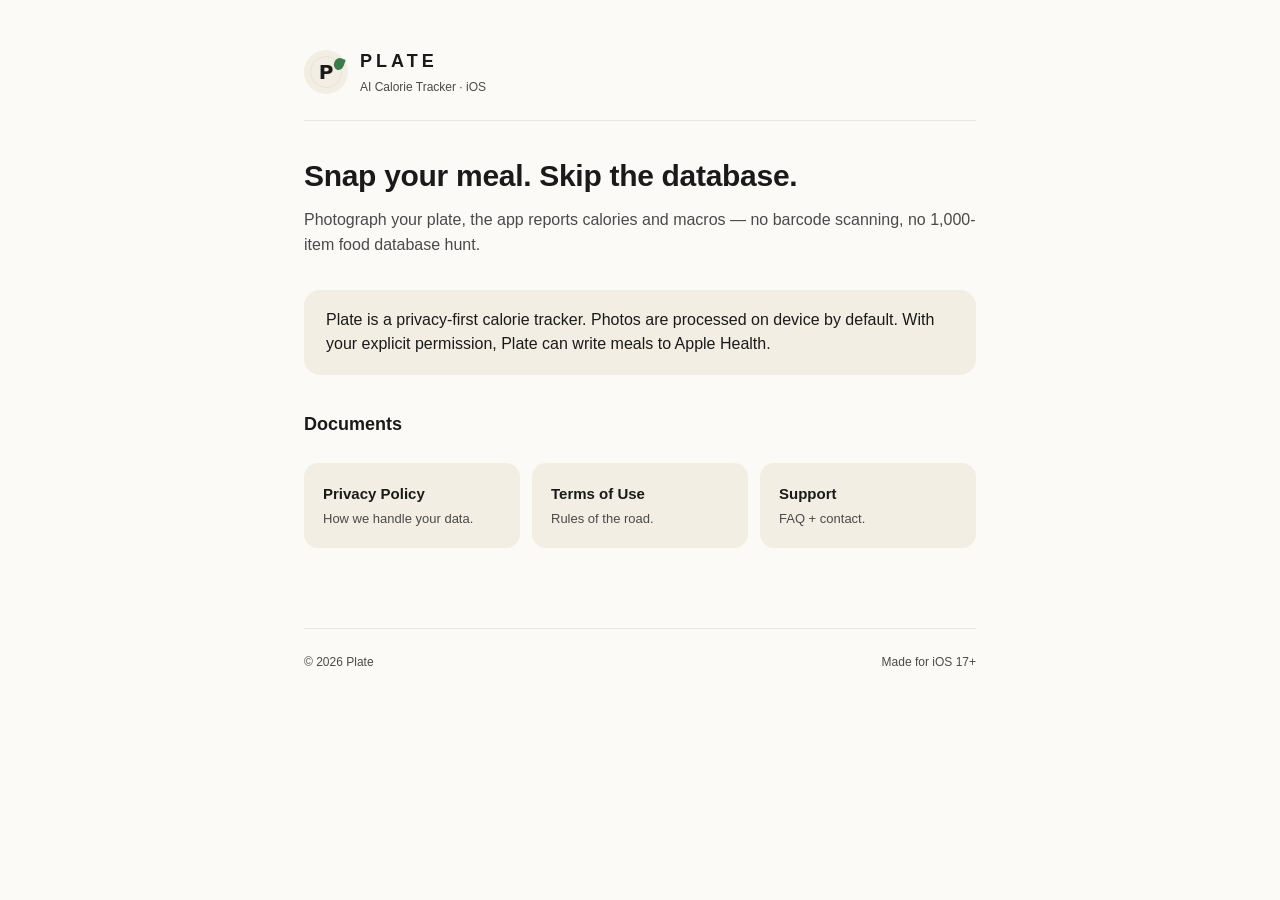
<file: index.html>
<!doctype html>
<html lang="en">
<head>
  <meta charset="utf-8" />
  <meta name="viewport" content="width=device-width, initial-scale=1" />
  <title>Plate · AI Calorie Tracker</title>
  <meta name="description" content="Plate — snap your meal, skip the database. AI macro tracking on iOS." />
  <link rel="stylesheet" href="style.css" />
  <link rel="canonical" href="https://leexuanxuan95-dev.github.io/plate/" />
  <link rel="icon" type="image/png" href="og.png" />

  <!-- Open Graph -->
  <meta property="og:type"        content="website" />
  <meta property="og:title"       content="Plate · AI Calorie Tracker" />
  <meta property="og:description" content="Snap your meal. Skip the database. AI macro tracking on iOS." />
  <meta property="og:url"         content="https://leexuanxuan95-dev.github.io/plate/" />
  <meta property="og:image"       content="https://leexuanxuan95-dev.github.io/plate/og.png" />
  <meta property="og:image:width"  content="1200" />
  <meta property="og:image:height" content="630" />

  <!-- Twitter Card -->
  <meta name="twitter:card"        content="summary_large_image" />
  <meta name="twitter:title"       content="Plate · AI Calorie Tracker" />
  <meta name="twitter:description" content="Snap your meal. Skip the database. AI macro tracking on iOS." />
  <meta name="twitter:image"       content="https://leexuanxuan95-dev.github.io/plate/og.png" />
</head>
<body>
  <main>
    <header class="brand">
      <div class="logo" aria-hidden="true">
        <span class="glyph">P</span>
        <span class="sprig"></span>
      </div>
      <div>
        <div class="brand-name">PLATE</div>
        <div class="brand-meta">AI Calorie Tracker · iOS</div>
      </div>
    </header>

    <h1>Snap your meal. Skip the database.</h1>
    <p class="subtitle">Photograph your plate, the app reports calories and macros — no barcode scanning, no 1,000-item food database hunt.</p>

    <div class="card">
      <p style="margin:0">Plate is a privacy-first calorie tracker. Photos are processed on device by default. With your explicit permission, Plate can write meals to Apple Health.</p>
    </div>

    <h2>Documents</h2>
    <div class="tile-row">
      <a class="tile" href="privacy.html">
        <h3>Privacy Policy</h3>
        <p>How we handle your data.</p>
      </a>
      <a class="tile" href="terms.html">
        <h3>Terms of Use</h3>
        <p>Rules of the road.</p>
      </a>
      <a class="tile" href="support.html">
        <h3>Support</h3>
        <p>FAQ + contact.</p>
      </a>
    </div>

    <footer>
      <span>© 2026 Plate</span>
      <span>Made for iOS 17+</span>
    </footer>
  </main>
</body>
</html>
</file>
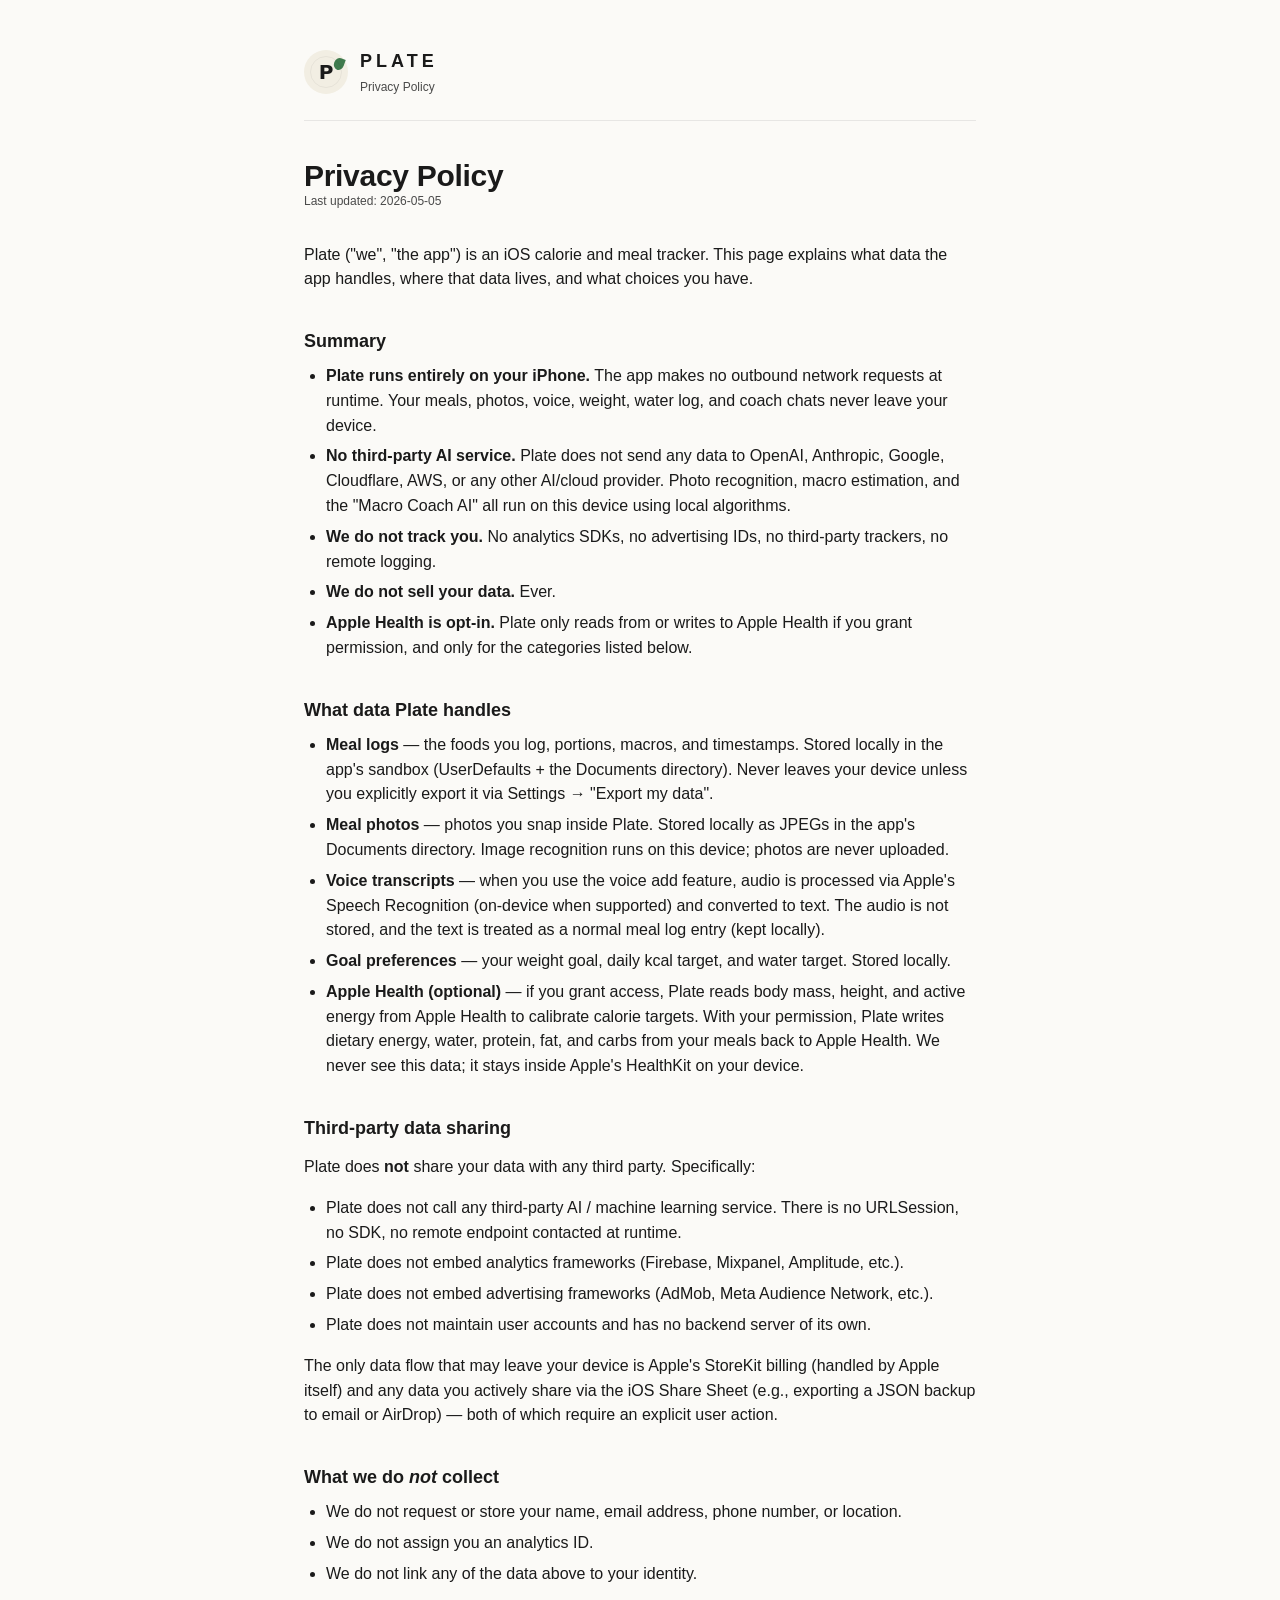
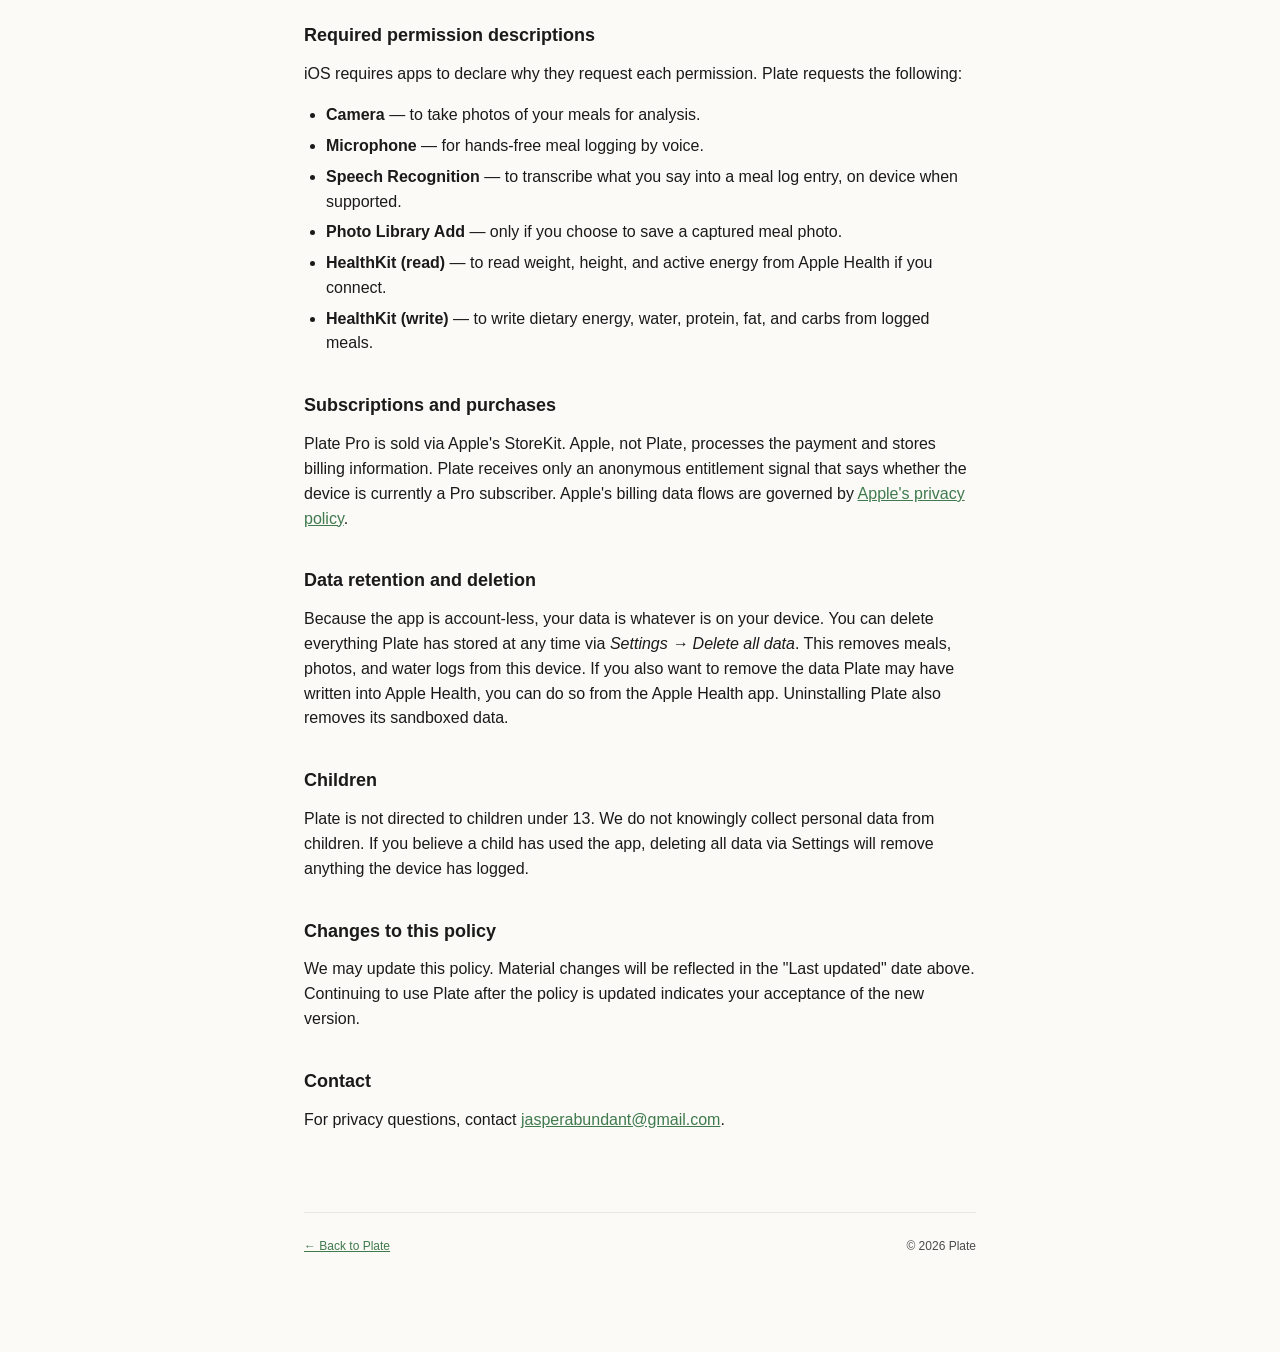
<file: privacy.html>
<!doctype html>
<html lang="en">
<head>
  <meta charset="utf-8" />
  <meta name="viewport" content="width=device-width, initial-scale=1" />
  <title>Privacy Policy · Plate</title>
  <meta name="description" content="Plate's privacy policy. Photos analyzed on device by default. No tracking. No selling data." />
  <link rel="stylesheet" href="style.css" />
</head>
<body>
  <main>
    <header class="brand">
      <a href="index.html" style="text-decoration:none;color:inherit;display:flex;align-items:center;gap:12px;">
        <div class="logo" aria-hidden="true">
          <span class="glyph">P</span>
          <span class="sprig"></span>
        </div>
        <div>
          <div class="brand-name">PLATE</div>
          <div class="brand-meta">Privacy Policy</div>
        </div>
      </a>
    </header>

    <h1>Privacy Policy</h1>
    <div class="updated">Last updated: 2026-05-05</div>

    <p>Plate ("we", "the app") is an iOS calorie and meal tracker. This page explains what data the app handles, where that data lives, and what choices you have.</p>

    <h2>Summary</h2>
    <ul>
      <li><strong>Plate runs entirely on your iPhone.</strong> The app makes no outbound network requests at runtime. Your meals, photos, voice, weight, water log, and coach chats never leave your device.</li>
      <li><strong>No third-party AI service.</strong> Plate does not send any data to OpenAI, Anthropic, Google, Cloudflare, AWS, or any other AI/cloud provider. Photo recognition, macro estimation, and the "Macro Coach AI" all run on this device using local algorithms.</li>
      <li><strong>We do not track you.</strong> No analytics SDKs, no advertising IDs, no third-party trackers, no remote logging.</li>
      <li><strong>We do not sell your data.</strong> Ever.</li>
      <li><strong>Apple Health is opt-in.</strong> Plate only reads from or writes to Apple Health if you grant permission, and only for the categories listed below.</li>
    </ul>

    <h2>What data Plate handles</h2>
    <ul>
      <li><strong>Meal logs</strong> — the foods you log, portions, macros, and timestamps. Stored locally in the app's sandbox (UserDefaults + the Documents directory). Never leaves your device unless you explicitly export it via Settings → "Export my data".</li>
      <li><strong>Meal photos</strong> — photos you snap inside Plate. Stored locally as JPEGs in the app's Documents directory. Image recognition runs on this device; photos are never uploaded.</li>
      <li><strong>Voice transcripts</strong> — when you use the voice add feature, audio is processed via Apple's Speech Recognition (on-device when supported) and converted to text. The audio is not stored, and the text is treated as a normal meal log entry (kept locally).</li>
      <li><strong>Goal preferences</strong> — your weight goal, daily kcal target, and water target. Stored locally.</li>
      <li><strong>Apple Health (optional)</strong> — if you grant access, Plate reads body mass, height, and active energy from Apple Health to calibrate calorie targets. With your permission, Plate writes dietary energy, water, protein, fat, and carbs from your meals back to Apple Health. We never see this data; it stays inside Apple's HealthKit on your device.</li>
    </ul>

    <h2>Third-party data sharing</h2>
    <p>Plate does <strong>not</strong> share your data with any third party. Specifically:</p>
    <ul>
      <li>Plate does not call any third-party AI / machine learning service. There is no URLSession, no SDK, no remote endpoint contacted at runtime.</li>
      <li>Plate does not embed analytics frameworks (Firebase, Mixpanel, Amplitude, etc.).</li>
      <li>Plate does not embed advertising frameworks (AdMob, Meta Audience Network, etc.).</li>
      <li>Plate does not maintain user accounts and has no backend server of its own.</li>
    </ul>
    <p>The only data flow that may leave your device is Apple's StoreKit billing (handled by Apple itself) and any data you actively share via the iOS Share Sheet (e.g., exporting a JSON backup to email or AirDrop) — both of which require an explicit user action.</p>

    <h2>What we do <em>not</em> collect</h2>
    <ul>
      <li>We do not request or store your name, email address, phone number, or location.</li>
      <li>We do not assign you an analytics ID.</li>
      <li>We do not link any of the data above to your identity.</li>
    </ul>

    <h2>Required permission descriptions</h2>
    <p>iOS requires apps to declare why they request each permission. Plate requests the following:</p>
    <ul>
      <li><strong>Camera</strong> — to take photos of your meals for analysis.</li>
      <li><strong>Microphone</strong> — for hands-free meal logging by voice.</li>
      <li><strong>Speech Recognition</strong> — to transcribe what you say into a meal log entry, on device when supported.</li>
      <li><strong>Photo Library Add</strong> — only if you choose to save a captured meal photo.</li>
      <li><strong>HealthKit (read)</strong> — to read weight, height, and active energy from Apple Health if you connect.</li>
      <li><strong>HealthKit (write)</strong> — to write dietary energy, water, protein, fat, and carbs from logged meals.</li>
    </ul>

    <h2>Subscriptions and purchases</h2>
    <p>Plate Pro is sold via Apple's StoreKit. Apple, not Plate, processes the payment and stores billing information. Plate receives only an anonymous entitlement signal that says whether the device is currently a Pro subscriber. Apple's billing data flows are governed by <a href="https://www.apple.com/legal/privacy/data/en/app-store/" target="_blank" rel="noopener">Apple's privacy policy</a>.</p>

    <h2>Data retention and deletion</h2>
    <p>Because the app is account-less, your data is whatever is on your device. You can delete everything Plate has stored at any time via <em>Settings → Delete all data</em>. This removes meals, photos, and water logs from this device. If you also want to remove the data Plate may have written into Apple Health, you can do so from the Apple Health app. Uninstalling Plate also removes its sandboxed data.</p>

    <h2>Children</h2>
    <p>Plate is not directed to children under 13. We do not knowingly collect personal data from children. If you believe a child has used the app, deleting all data via Settings will remove anything the device has logged.</p>

    <h2>Changes to this policy</h2>
    <p>We may update this policy. Material changes will be reflected in the "Last updated" date above. Continuing to use Plate after the policy is updated indicates your acceptance of the new version.</p>

    <h2>Contact</h2>
    <p>For privacy questions, contact <a href="mailto:jasperabundant@gmail.com">jasperabundant@gmail.com</a>.</p>

    <footer>
      <a href="index.html">← Back to Plate</a>
      <span>© 2026 Plate</span>
    </footer>
  </main>
</body>
</html>
</file>
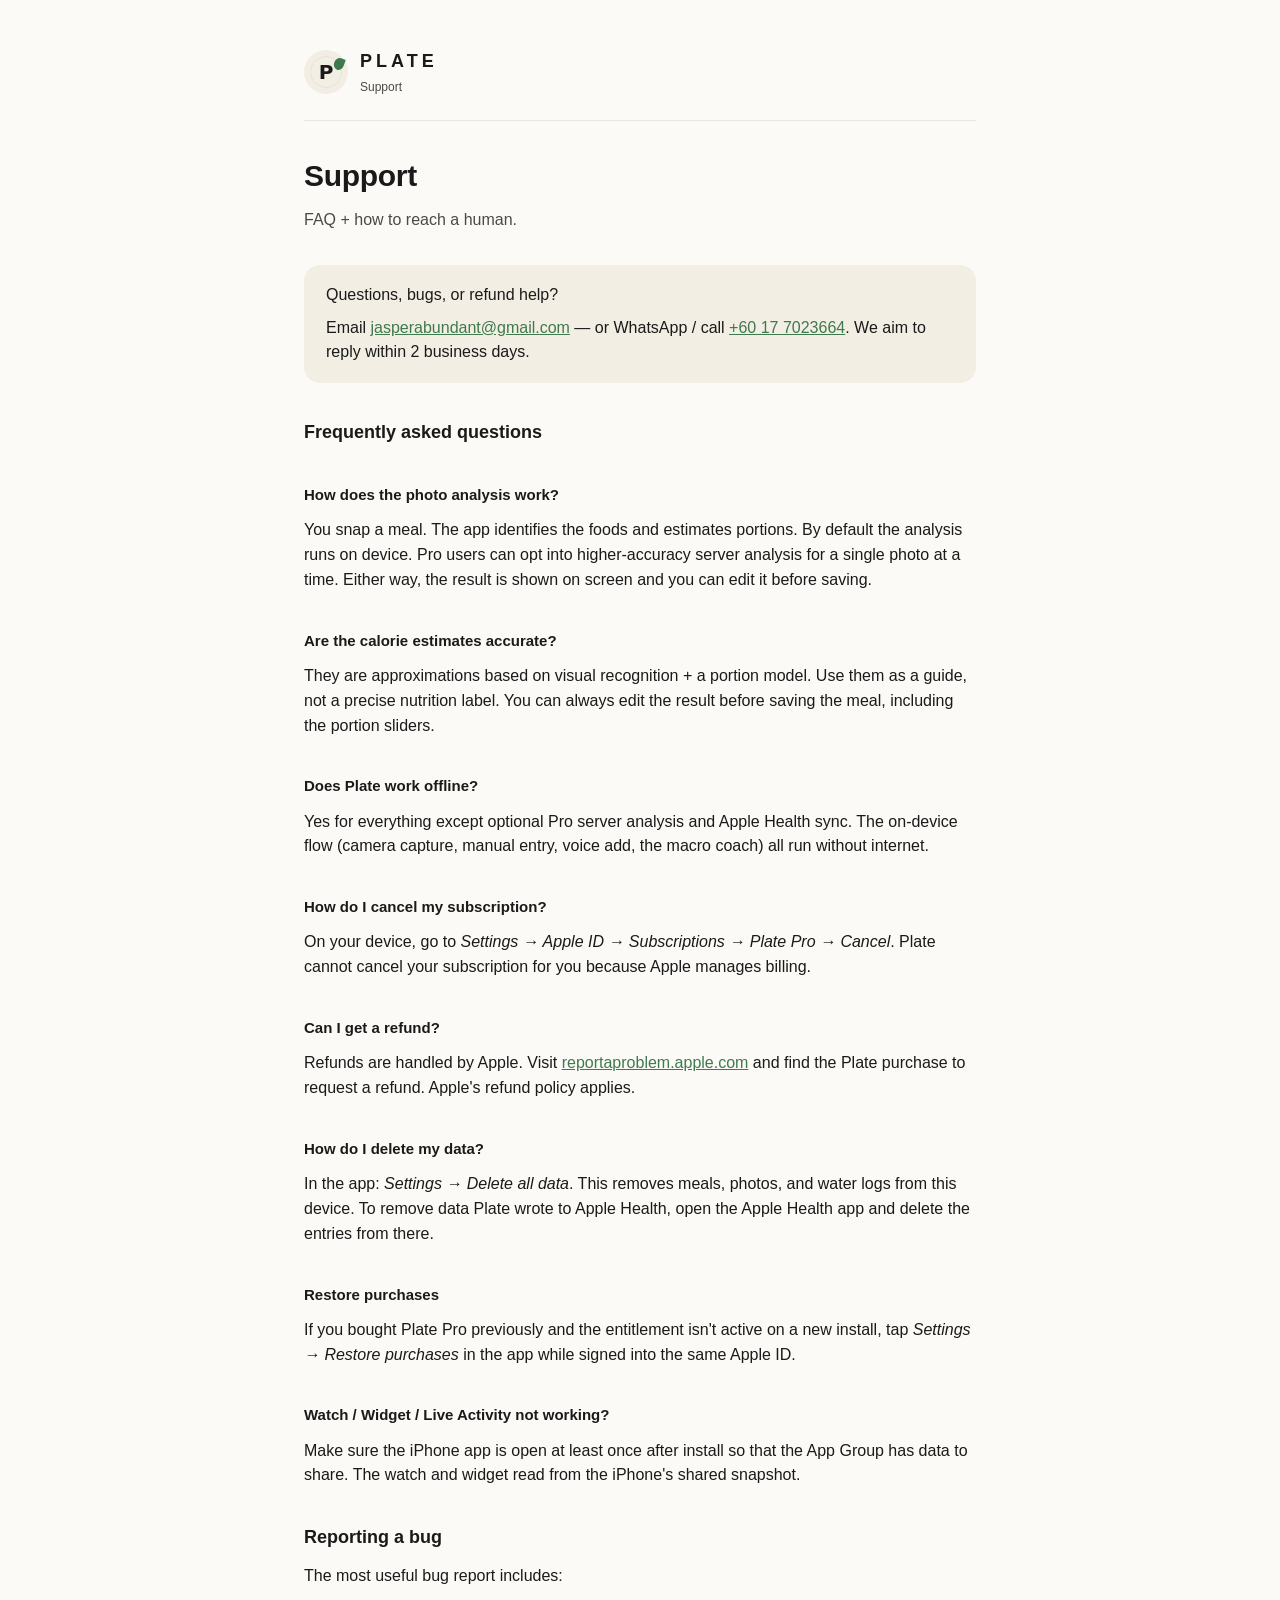
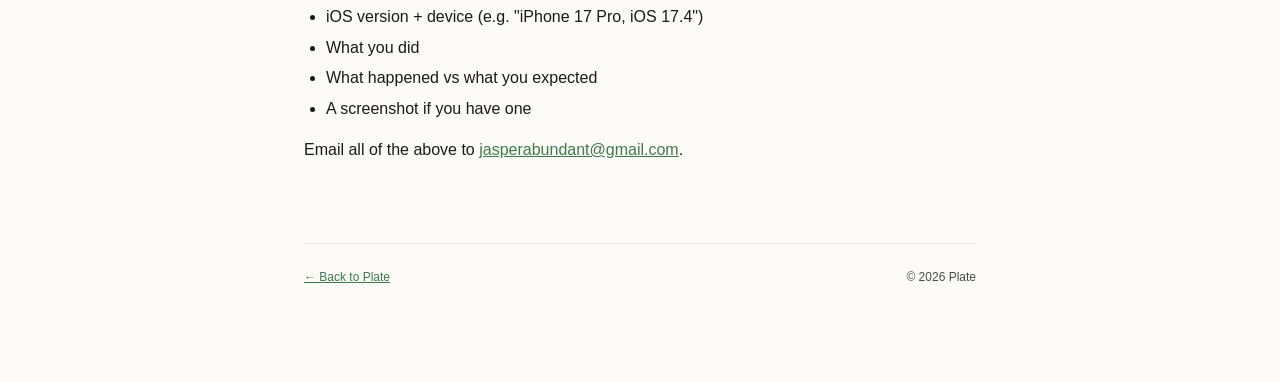
<file: support.html>
<!doctype html>
<html lang="en">
<head>
  <meta charset="utf-8" />
  <meta name="viewport" content="width=device-width, initial-scale=1" />
  <title>Support · Plate</title>
  <meta name="description" content="Plate support and FAQ." />
  <link rel="stylesheet" href="style.css" />
</head>
<body>
  <main>
    <header class="brand">
      <a href="index.html" style="text-decoration:none;color:inherit;display:flex;align-items:center;gap:12px;">
        <div class="logo" aria-hidden="true">
          <span class="glyph">P</span>
          <span class="sprig"></span>
        </div>
        <div>
          <div class="brand-name">PLATE</div>
          <div class="brand-meta">Support</div>
        </div>
      </a>
    </header>

    <h1>Support</h1>
    <p class="subtitle">FAQ + how to reach a human.</p>

    <div class="card">
      <p style="margin:0 0 8px 0">Questions, bugs, or refund help?</p>
      <p style="margin:0">Email
        <a href="mailto:jasperabundant@gmail.com">jasperabundant@gmail.com</a>
        — or WhatsApp / call
        <a href="tel:+60177023664">+60 17 7023664</a>.
        We aim to reply within 2 business days.</p>
    </div>

    <h2>Frequently asked questions</h2>

    <h2 style="font-size:15px;">How does the photo analysis work?</h2>
    <p>You snap a meal. The app identifies the foods and estimates portions. By default the analysis runs on device. Pro users can opt into higher-accuracy server analysis for a single photo at a time. Either way, the result is shown on screen and you can edit it before saving.</p>

    <h2 style="font-size:15px;">Are the calorie estimates accurate?</h2>
    <p>They are approximations based on visual recognition + a portion model. Use them as a guide, not a precise nutrition label. You can always edit the result before saving the meal, including the portion sliders.</p>

    <h2 style="font-size:15px;">Does Plate work offline?</h2>
    <p>Yes for everything except optional Pro server analysis and Apple Health sync. The on-device flow (camera capture, manual entry, voice add, the macro coach) all run without internet.</p>

    <h2 style="font-size:15px;">How do I cancel my subscription?</h2>
    <p>On your device, go to <em>Settings → Apple ID → Subscriptions → Plate Pro → Cancel</em>. Plate cannot cancel your subscription for you because Apple manages billing.</p>

    <h2 style="font-size:15px;">Can I get a refund?</h2>
    <p>Refunds are handled by Apple. Visit <a href="https://reportaproblem.apple.com" target="_blank" rel="noopener">reportaproblem.apple.com</a> and find the Plate purchase to request a refund. Apple's refund policy applies.</p>

    <h2 style="font-size:15px;">How do I delete my data?</h2>
    <p>In the app: <em>Settings → Delete all data</em>. This removes meals, photos, and water logs from this device. To remove data Plate wrote to Apple Health, open the Apple Health app and delete the entries from there.</p>

    <h2 style="font-size:15px;">Restore purchases</h2>
    <p>If you bought Plate Pro previously and the entitlement isn't active on a new install, tap <em>Settings → Restore purchases</em> in the app while signed into the same Apple ID.</p>

    <h2 style="font-size:15px;">Watch / Widget / Live Activity not working?</h2>
    <p>Make sure the iPhone app is open at least once after install so that the App Group has data to share. The watch and widget read from the iPhone's shared snapshot.</p>

    <h2>Reporting a bug</h2>
    <p>The most useful bug report includes:</p>
    <ul>
      <li>iOS version + device (e.g. "iPhone 17 Pro, iOS 17.4")</li>
      <li>What you did</li>
      <li>What happened vs what you expected</li>
      <li>A screenshot if you have one</li>
    </ul>

    <p>Email all of the above to <a href="mailto:jasperabundant@gmail.com">jasperabundant@gmail.com</a>.</p>

    <footer>
      <a href="index.html">← Back to Plate</a>
      <span>© 2026 Plate</span>
    </footer>
  </main>
</body>
</html>
</file>
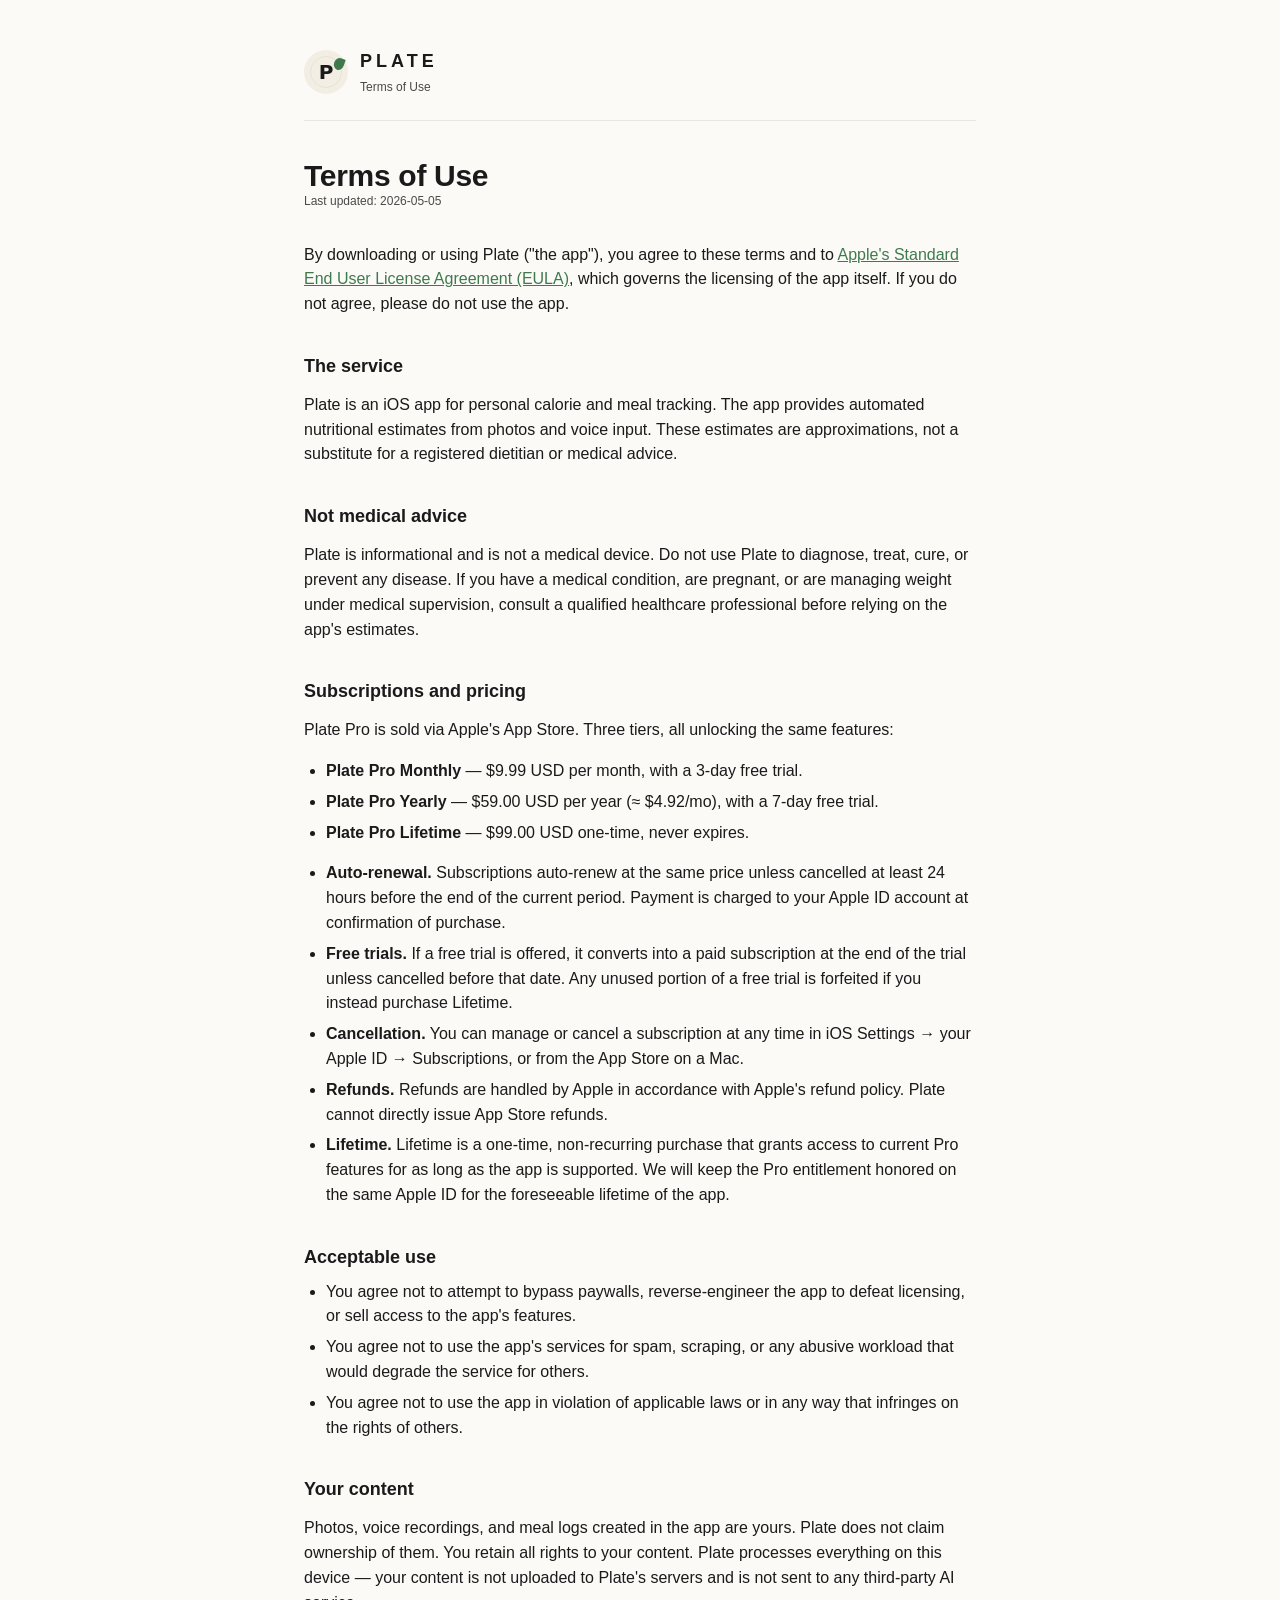
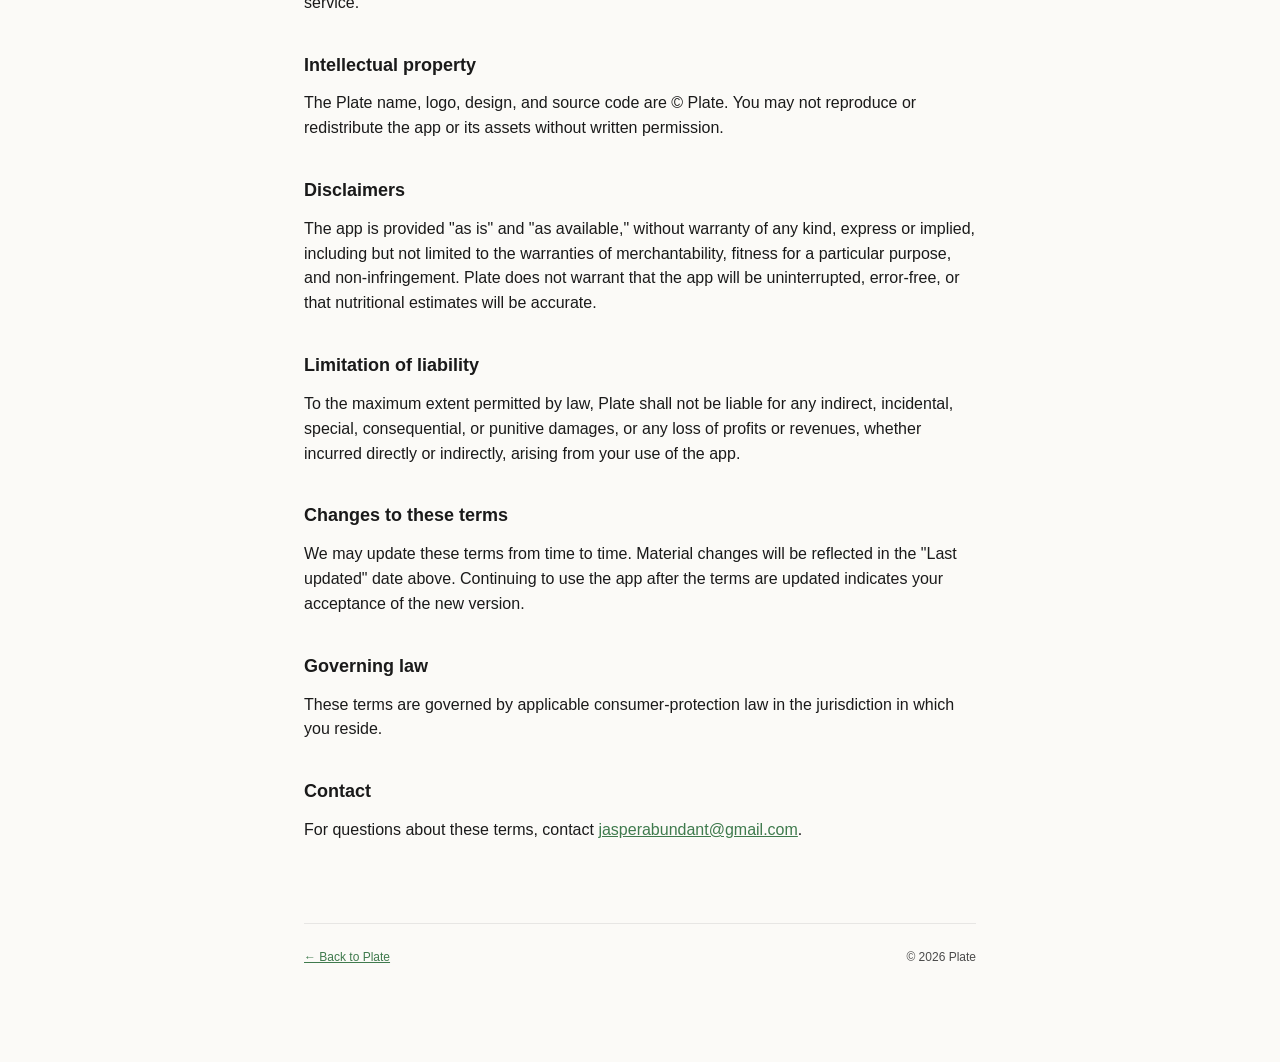
<file: terms.html>
<!doctype html>
<html lang="en">
<head>
  <meta charset="utf-8" />
  <meta name="viewport" content="width=device-width, initial-scale=1" />
  <title>Terms of Use · Plate</title>
  <meta name="description" content="Plate's Terms of Use." />
  <link rel="stylesheet" href="style.css" />
</head>
<body>
  <main>
    <header class="brand">
      <a href="index.html" style="text-decoration:none;color:inherit;display:flex;align-items:center;gap:12px;">
        <div class="logo" aria-hidden="true">
          <span class="glyph">P</span>
          <span class="sprig"></span>
        </div>
        <div>
          <div class="brand-name">PLATE</div>
          <div class="brand-meta">Terms of Use</div>
        </div>
      </a>
    </header>

    <h1>Terms of Use</h1>
    <div class="updated">Last updated: 2026-05-05</div>

    <p>By downloading or using Plate ("the app"), you agree to these terms and to <a href="https://www.apple.com/legal/internet-services/itunes/dev/stdeula/" target="_blank" rel="noopener">Apple's Standard End User License Agreement (EULA)</a>, which governs the licensing of the app itself. If you do not agree, please do not use the app.</p>

    <h2>The service</h2>
    <p>Plate is an iOS app for personal calorie and meal tracking. The app provides automated nutritional estimates from photos and voice input. These estimates are approximations, not a substitute for a registered dietitian or medical advice.</p>

    <h2>Not medical advice</h2>
    <p>Plate is informational and is not a medical device. Do not use Plate to diagnose, treat, cure, or prevent any disease. If you have a medical condition, are pregnant, or are managing weight under medical supervision, consult a qualified healthcare professional before relying on the app's estimates.</p>

    <h2>Subscriptions and pricing</h2>
    <p>Plate Pro is sold via Apple's App Store. Three tiers, all unlocking the same features:</p>
    <ul>
      <li><strong>Plate Pro Monthly</strong> — $9.99 USD per month, with a 3-day free trial.</li>
      <li><strong>Plate Pro Yearly</strong> — $59.00 USD per year (≈ $4.92/mo), with a 7-day free trial.</li>
      <li><strong>Plate Pro Lifetime</strong> — $99.00 USD one-time, never expires.</li>
    </ul>
    <ul>
      <li><strong>Auto-renewal.</strong> Subscriptions auto-renew at the same price unless cancelled at least 24 hours before the end of the current period. Payment is charged to your Apple ID account at confirmation of purchase.</li>
      <li><strong>Free trials.</strong> If a free trial is offered, it converts into a paid subscription at the end of the trial unless cancelled before that date. Any unused portion of a free trial is forfeited if you instead purchase Lifetime.</li>
      <li><strong>Cancellation.</strong> You can manage or cancel a subscription at any time in iOS Settings → your Apple ID → Subscriptions, or from the App Store on a Mac.</li>
      <li><strong>Refunds.</strong> Refunds are handled by Apple in accordance with Apple's refund policy. Plate cannot directly issue App Store refunds.</li>
      <li><strong>Lifetime.</strong> Lifetime is a one-time, non-recurring purchase that grants access to current Pro features for as long as the app is supported. We will keep the Pro entitlement honored on the same Apple ID for the foreseeable lifetime of the app.</li>
    </ul>

    <h2>Acceptable use</h2>
    <ul>
      <li>You agree not to attempt to bypass paywalls, reverse-engineer the app to defeat licensing, or sell access to the app's features.</li>
      <li>You agree not to use the app's services for spam, scraping, or any abusive workload that would degrade the service for others.</li>
      <li>You agree not to use the app in violation of applicable laws or in any way that infringes on the rights of others.</li>
    </ul>

    <h2>Your content</h2>
    <p>Photos, voice recordings, and meal logs created in the app are yours. Plate does not claim ownership of them. You retain all rights to your content. Plate processes everything on this device — your content is not uploaded to Plate's servers and is not sent to any third-party AI service.</p>

    <h2>Intellectual property</h2>
    <p>The Plate name, logo, design, and source code are © Plate. You may not reproduce or redistribute the app or its assets without written permission.</p>

    <h2>Disclaimers</h2>
    <p>The app is provided "as is" and "as available," without warranty of any kind, express or implied, including but not limited to the warranties of merchantability, fitness for a particular purpose, and non-infringement. Plate does not warrant that the app will be uninterrupted, error-free, or that nutritional estimates will be accurate.</p>

    <h2>Limitation of liability</h2>
    <p>To the maximum extent permitted by law, Plate shall not be liable for any indirect, incidental, special, consequential, or punitive damages, or any loss of profits or revenues, whether incurred directly or indirectly, arising from your use of the app.</p>

    <h2>Changes to these terms</h2>
    <p>We may update these terms from time to time. Material changes will be reflected in the "Last updated" date above. Continuing to use the app after the terms are updated indicates your acceptance of the new version.</p>

    <h2>Governing law</h2>
    <p>These terms are governed by applicable consumer-protection law in the jurisdiction in which you reside.</p>

    <h2>Contact</h2>
    <p>For questions about these terms, contact <a href="mailto:jasperabundant@gmail.com">jasperabundant@gmail.com</a>.</p>

    <footer>
      <a href="index.html">← Back to Plate</a>
      <span>© 2026 Plate</span>
    </footer>
  </main>
</body>
</html>
</file>
<file: style.css>
/* Plate · marketing/legal site stylesheet.
   Mirrors the in-app palette: off-white background, plate-ceramic accents,
   calorie-ink for body, protein-green for highlights. */

:root {
  --bg: #FBFAF7;
  --plate: #F2EEE3;
  --ink: #1A1A1A;
  --muted: #4A4A4A;
  --green: #3F7A4D;
  --hairline: rgba(0, 0, 0, 0.08);
}

* { box-sizing: border-box; }

html, body {
  margin: 0;
  padding: 0;
  background: var(--bg);
  color: var(--ink);
  font-family: -apple-system, BlinkMacSystemFont, "SF Pro Text", "Inter",
               "Helvetica Neue", Arial, sans-serif;
  font-size: 16px;
  line-height: 1.55;
  -webkit-font-smoothing: antialiased;
}

main {
  max-width: 720px;
  margin: 0 auto;
  padding: 48px 24px 96px;
}

header.brand {
  display: flex;
  align-items: center;
  gap: 12px;
  margin-bottom: 32px;
  padding-bottom: 24px;
  border-bottom: 1px solid var(--hairline);
}

.logo {
  width: 44px;
  height: 44px;
  border-radius: 50%;
  background: var(--plate);
  position: relative;
  flex: 0 0 44px;
}
.logo::after {
  content: "";
  position: absolute;
  inset: 6px;
  border-radius: 50%;
  border: 1px solid rgba(0,0,0,0.05);
}
.logo .glyph {
  position: absolute;
  inset: 0;
  display: grid;
  place-items: center;
  font-weight: 700;
  font-size: 20px;
  color: var(--ink);
  font-family: "SF Pro Display", -apple-system, system-ui, sans-serif;
}
.logo .sprig {
  position: absolute;
  width: 10px;
  height: 12px;
  right: 4px;
  top: 8px;
  background: var(--green);
  border-radius: 50% 0 50% 50%;
  transform: rotate(20deg);
}

.brand-name {
  font-size: 18px;
  font-weight: 600;
  letter-spacing: 4px;
}

.brand-meta {
  font-size: 12px;
  color: var(--muted);
  margin-top: 2px;
}

h1 {
  font-size: 30px;
  font-weight: 600;
  margin: 0 0 8px;
  letter-spacing: -0.01em;
}

.subtitle {
  color: var(--muted);
  margin: 0 0 32px;
}

h2 {
  font-size: 18px;
  font-weight: 600;
  margin: 36px 0 8px;
}

p, li { color: var(--ink); }

p { margin: 12px 0 16px; }

ul {
  padding-left: 22px;
  margin: 8px 0 16px;
}

li { margin: 6px 0; }

a { color: var(--green); }
a:hover { text-decoration: underline; }

.card {
  background: var(--plate);
  border-radius: 16px;
  padding: 18px 22px;
  margin: 20px 0;
}

.tile-row {
  display: grid;
  grid-template-columns: 1fr 1fr 1fr;
  gap: 12px;
  margin-top: 24px;
}

.tile {
  display: block;
  background: var(--plate);
  border-radius: 14px;
  padding: 18px;
  text-decoration: none;
  color: var(--ink);
  border: 1px solid transparent;
  transition: border-color 120ms ease;
}
.tile:hover { border-color: var(--green); }
.tile h3 { font-size: 15px; margin: 0 0 4px; font-weight: 600; }
.tile p  { font-size: 13px; color: var(--muted); margin: 0; }

footer {
  margin-top: 80px;
  padding-top: 24px;
  border-top: 1px solid var(--hairline);
  font-size: 12px;
  color: var(--muted);
  display: flex;
  justify-content: space-between;
  flex-wrap: wrap;
  gap: 12px;
}

.updated {
  font-size: 12px;
  color: var(--muted);
  margin-top: -16px;
  margin-bottom: 32px;
}

@media (max-width: 540px) {
  main { padding: 28px 18px 72px; }
  h1 { font-size: 26px; }
  .tile-row { grid-template-columns: 1fr; }
}
</file>
